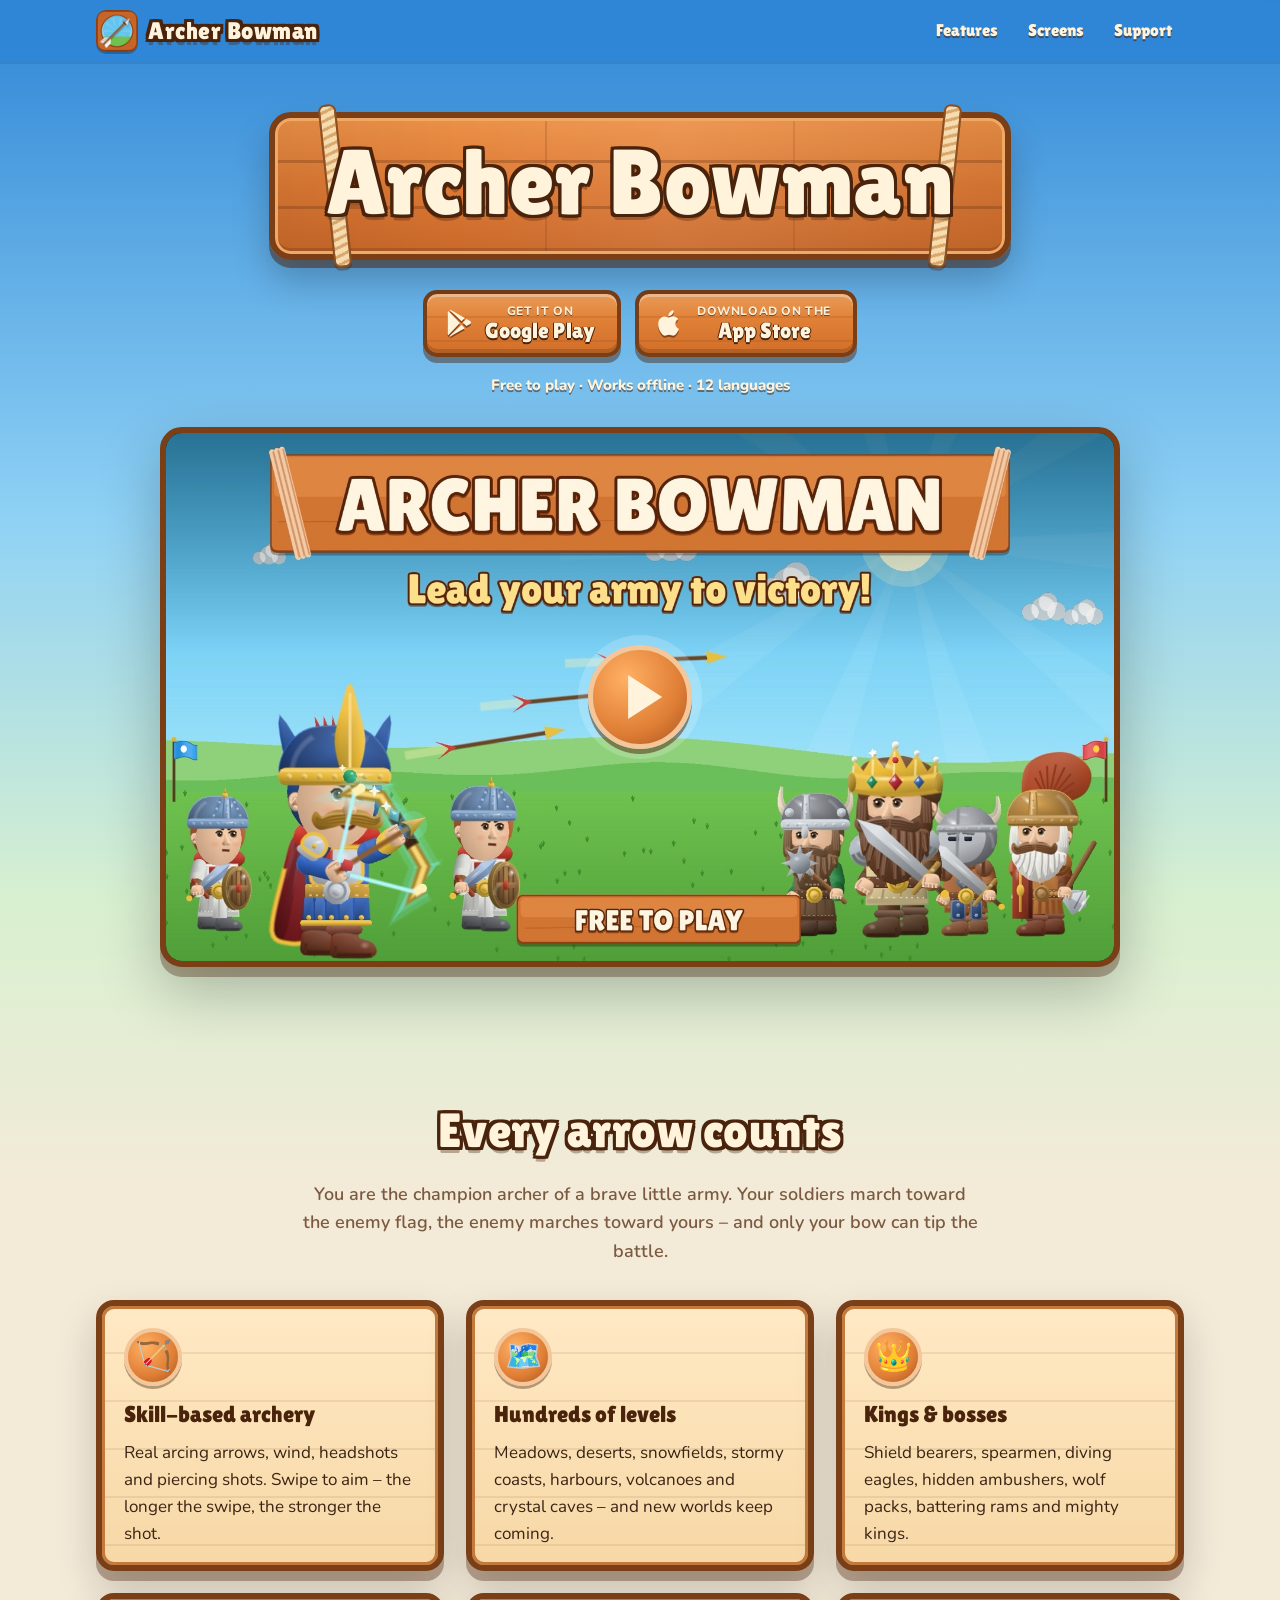
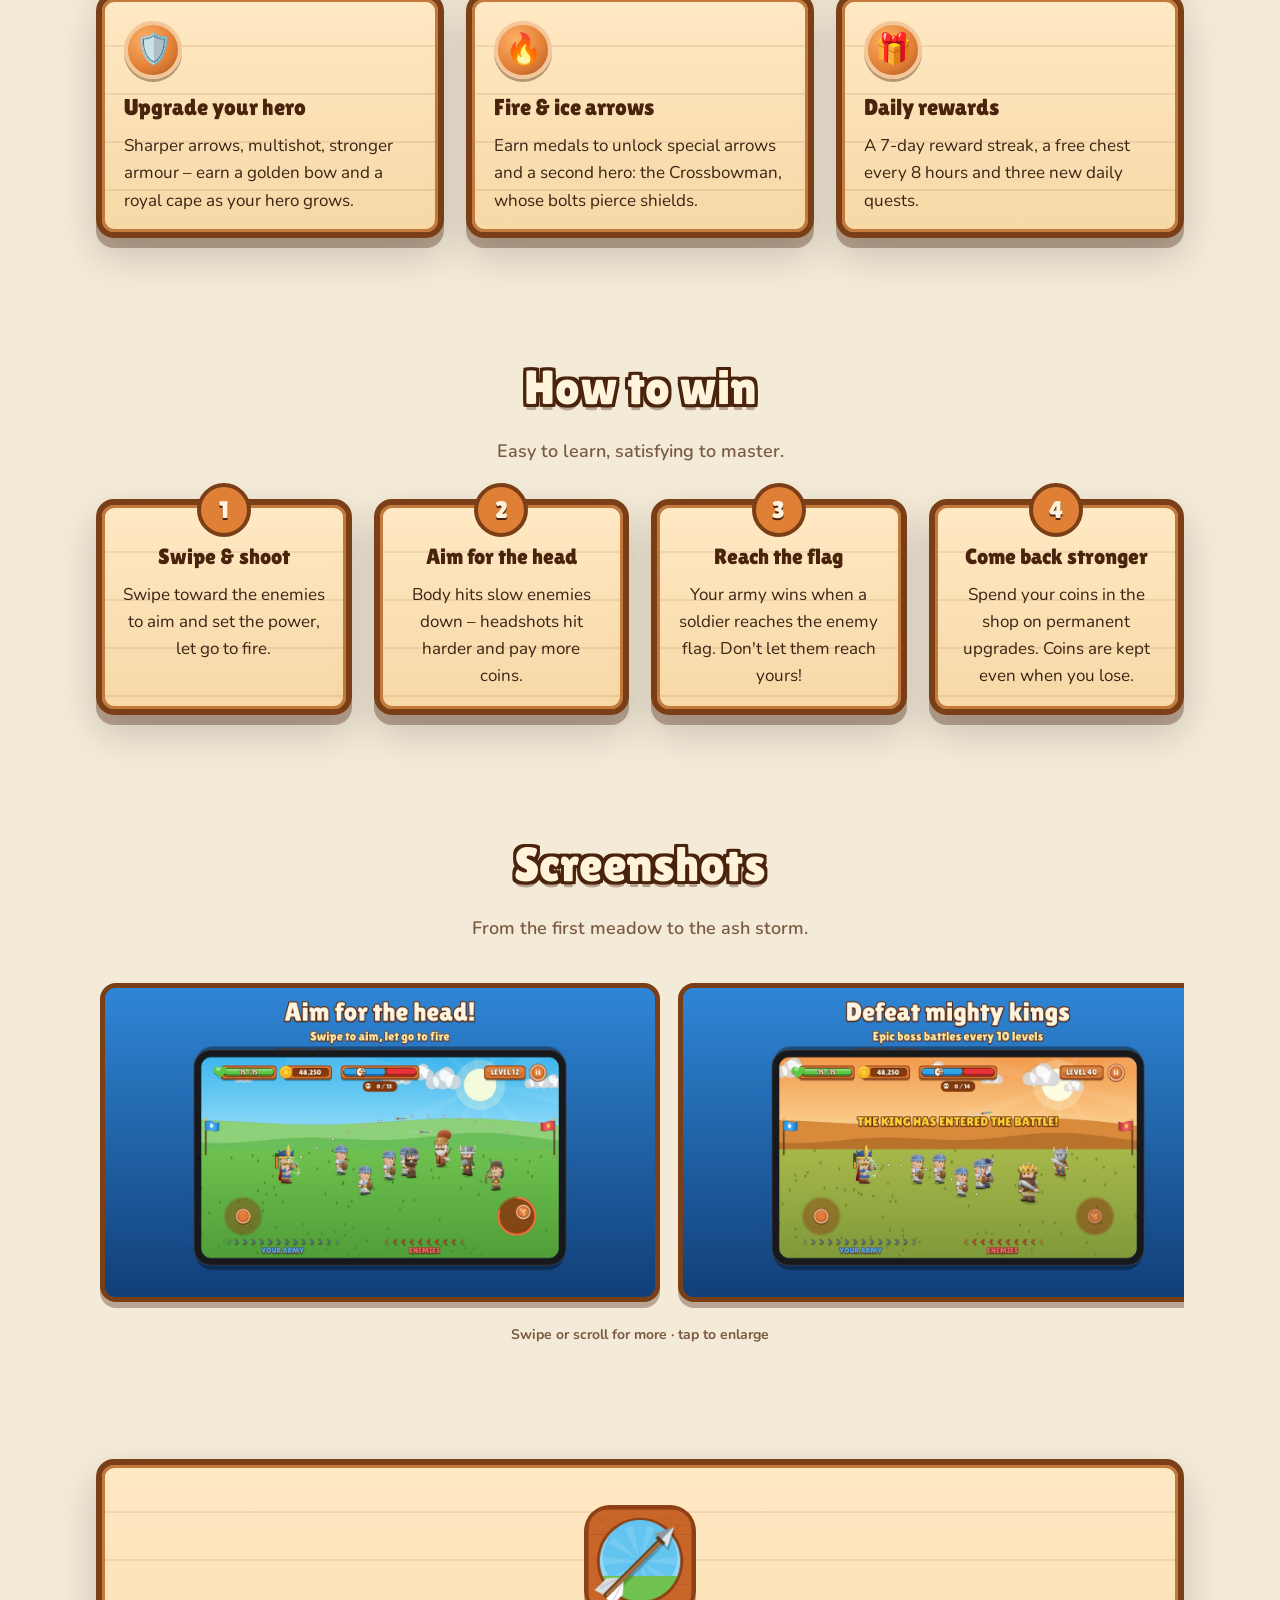
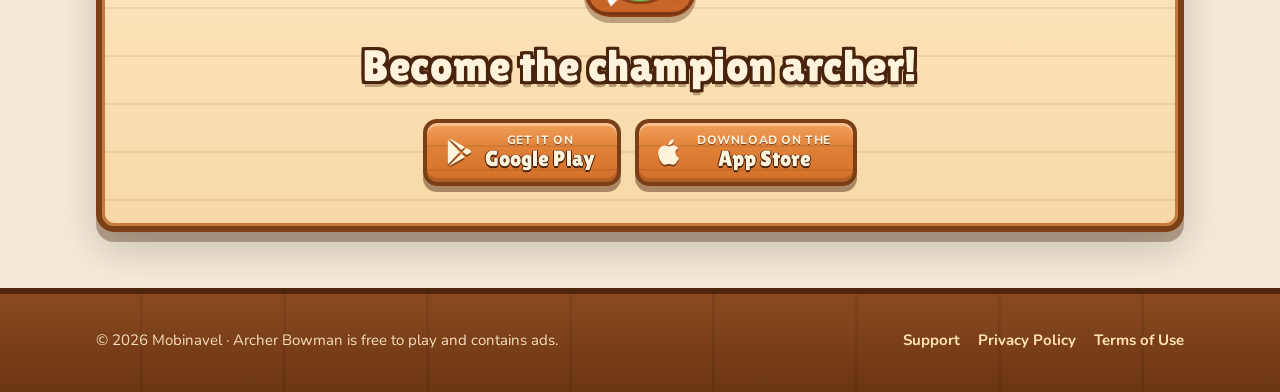
<file: index.html>
<!doctype html>
<html lang="en">
<head>
  <meta charset="utf-8">
  <meta name="viewport" content="width=device-width, initial-scale=1">
  <title>Archer Bowman – Bow &amp; Arrow Battle Game</title>
  <meta name="description" content="Archer Bowman is a free archery battle game for Android and iPhone. Swipe to aim, go for headshots, beat kings and bosses, upgrade your hero and lead your little army to the enemy flag.">
  <link rel="canonical" href="https://osmanraifgunes.github.io/archer-bowman-home/">
  <meta name="theme-color" content="#2f86d6">

  <meta property="og:type" content="website">
  <meta property="og:title" content="Archer Bowman – Bow &amp; Arrow Battle Game">
  <meta property="og:description" content="Swipe to aim, aim for the head and lead your army to victory. Free on Google Play and the App Store.">
  <meta property="og:image" content="https://osmanraifgunes.github.io/archer-bowman-home/assets/img/og-image.jpg">
  <meta property="og:url" content="https://osmanraifgunes.github.io/archer-bowman-home/">
  <meta name="twitter:card" content="summary_large_image">
  <meta name="apple-itunes-app" content="app-id=6823563815">

  <link rel="icon" type="image/png" sizes="32x32" href="assets/img/favicon-32.png">
  <link rel="icon" type="image/png" sizes="192x192" href="assets/img/icon-192.png">
  <link rel="apple-touch-icon" href="assets/img/apple-touch-icon.png">

  <link rel="preconnect" href="https://fonts.googleapis.com">
  <link rel="preconnect" href="https://fonts.gstatic.com" crossorigin>
  <link href="https://fonts.googleapis.com/css2?family=Lilita+One&family=Nunito:wght@600;700;800&display=swap" rel="stylesheet">
  <link rel="stylesheet" href="assets/css/style.css">

  <script type="application/ld+json">
  {
    "@context": "https://schema.org",
    "@type": "MobileApplication",
    "name": "Archer Bowman: Bow & Arrow",
    "operatingSystem": "Android, iOS",
    "applicationCategory": "GameApplication",
    "genre": "Action",
    "image": "https://osmanraifgunes.github.io/archer-bowman-home/assets/img/icon-512.png",
    "offers": { "@type": "Offer", "price": "0", "priceCurrency": "USD" },
    "publisher": { "@type": "Organization", "name": "Mobinavel" },
    "sameAs": [
      "https://play.google.com/store/apps/details?id=com.mobinavel.archerbowman",
      "https://apps.apple.com/us/app/archer-bowman-bow-arrow/id6823563815"
    ]
  }
  </script>
</head>
<body>

<header class="site-header">
  <div class="wrap">
    <a class="brand" href="./"><img src="assets/img/icon-192.png" alt="" width="42" height="42"><span class="toon">Archer Bowman</span></a>
    <nav class="site-nav" aria-label="Main">
      <a href="#features">Features</a>
      <a href="#screens">Screens</a>
      <a href="support.html">Support</a>
    </nav>
  </div>
</header>

<main>
  <section class="hero">
    <div class="wrap">
      <h1 class="toon">Archer Bowman</h1>
      <div class="stores">
        <a class="btn plank" href="https://play.google.com/store/apps/details?id=com.mobinavel.archerbowman" rel="noopener">
          <svg viewBox="0 0 24 24" aria-hidden="true"><path fill="#fff3dc" d="M4.2 2.3c-.3.3-.4.7-.4 1.2v17c0 .5.1.9.4 1.2l9.3-9.7L4.2 2.3Zm10.6 11.1 2.6 2.7-11.1 6.3c-.4.2-.8.3-1.1.2l9.6-9.2Zm0-2.8L5.2 1.4c.3-.1.7 0 1.1.2l11.1 6.3-2.6 2.7Zm3.9-1.9 3 1.7c.9.5.9 1.8 0 2.3l-3 1.7-2.9-2.9 2.9-2.8Z"/></svg>
          <span><small>Get it on</small><b>Google Play</b></span>
        </a>
        <a class="btn plank" href="https://apps.apple.com/us/app/archer-bowman-bow-arrow/id6823563815" rel="noopener">
          <svg viewBox="0 0 24 24" aria-hidden="true"><path fill="#fff3dc" d="M16.4 12.6c0-2.6 2.1-3.8 2.2-3.9-1.2-1.8-3.1-2-3.7-2-1.6-.2-3.1.9-3.9.9-.8 0-2-.9-3.4-.9-1.7 0-3.3 1-4.2 2.6-1.8 3.1-.5 7.7 1.3 10.2.9 1.2 1.9 2.6 3.2 2.6 1.3-.1 1.8-.8 3.3-.8 1.6 0 2 .8 3.4.8 1.4 0 2.3-1.3 3.1-2.5 1-1.4 1.4-2.8 1.4-2.9 0 0-2.7-1-2.7-4.1ZM13.9 5c.7-.9 1.2-2 1-3.2-1 0-2.3.7-3 1.6-.7.8-1.3 2-1.1 3.1 1.1.1 2.3-.6 3.1-1.5Z"/></svg>
          <span><small>Download on the</small><b>App Store</b></span>
        </a>
      </div>
      <p class="free-note">Free to play · Works offline · 12 languages</p>
      <div class="hero-art video" id="video-box">
        <button type="button" aria-label="Play the Archer Bowman trailer">
          <img src="assets/img/hero.jpg" width="1600" height="900" alt="Archer Bowman: the champion archer, his soldiers and the enemy king on a green battlefield">
          <span class="play" aria-hidden="true"></span>
        </button>
      </div>
    </div>
  </section>

  <section id="features">
    <div class="wrap">
      <h2 class="section-title toon">Every arrow counts</h2>
      <p class="section-lead">You are the champion archer of a brave little army. Your soldiers march toward the enemy flag, the enemy marches toward yours – and only your bow can tip the battle.</p>
      <div class="features">
        <article class="feature board">
          <div class="ico" aria-hidden="true">🏹</div>
          <h3>Skill-based archery</h3>
          <p>Real arcing arrows, wind, headshots and piercing shots. Swipe to aim – the longer the swipe, the stronger the shot.</p>
        </article>
        <article class="feature board">
          <div class="ico" aria-hidden="true">🗺️</div>
          <h3>Hundreds of levels</h3>
          <p>Meadows, deserts, snowfields, stormy coasts, harbours, volcanoes and crystal caves – and new worlds keep coming.</p>
        </article>
        <article class="feature board">
          <div class="ico" aria-hidden="true">👑</div>
          <h3>Kings &amp; bosses</h3>
          <p>Shield bearers, spearmen, diving eagles, hidden ambushers, wolf packs, battering rams and mighty kings.</p>
        </article>
        <article class="feature board">
          <div class="ico" aria-hidden="true">🛡️</div>
          <h3>Upgrade your hero</h3>
          <p>Sharper arrows, multishot, stronger armour – earn a golden bow and a royal cape as your hero grows.</p>
        </article>
        <article class="feature board">
          <div class="ico" aria-hidden="true">🔥</div>
          <h3>Fire &amp; ice arrows</h3>
          <p>Earn medals to unlock special arrows and a second hero: the Crossbowman, whose bolts pierce shields.</p>
        </article>
        <article class="feature board">
          <div class="ico" aria-hidden="true">🎁</div>
          <h3>Daily rewards</h3>
          <p>A 7-day reward streak, a free chest every 8 hours and three new daily quests.</p>
        </article>
      </div>
    </div>
  </section>

  <section id="how">
    <div class="wrap">
      <h2 class="section-title toon">How to win</h2>
      <p class="section-lead">Easy to learn, satisfying to master.</p>
      <div class="steps">
        <div class="step board"><h3>Swipe &amp; shoot</h3><p>Swipe toward the enemies to aim and set the power, let go to fire.</p></div>
        <div class="step board"><h3>Aim for the head</h3><p>Body hits slow enemies down – headshots hit harder and pay more coins.</p></div>
        <div class="step board"><h3>Reach the flag</h3><p>Your army wins when a soldier reaches the enemy flag. Don't let them reach yours!</p></div>
        <div class="step board"><h3>Come back stronger</h3><p>Spend your coins in the shop on permanent upgrades. Coins are kept even when you lose.</p></div>
      </div>
    </div>
  </section>

  <section id="screens">
    <div class="wrap">
      <h2 class="section-title toon">Screenshots</h2>
      <p class="section-lead">From the first meadow to the ash storm.</p>
      <div class="gallery" id="gallery">
        <button type="button"><img src="assets/img/shots/aim.jpg" width="1280" height="720" loading="lazy" alt="Aim for the head – swipe to aim, let go to fire"></button>
        <button type="button"><img src="assets/img/shots/boss.jpg" width="1280" height="720" loading="lazy" alt="Defeat the king and other bosses"></button>
        <button type="button"><img src="assets/img/shots/worlds.jpg" width="1280" height="720" loading="lazy" alt="Many worlds to conquer"></button>
        <button type="button"><img src="assets/img/shots/enemies.jpg" width="1280" height="720" loading="lazy" alt="Clever enemies"></button>
        <button type="button"><img src="assets/img/shots/shop.jpg" width="1280" height="720" loading="lazy" alt="Upgrade your hero in the shop"></button>
        <button type="button"><img src="assets/img/shots/levels.jpg" width="1280" height="720" loading="lazy" alt="Level select with stars"></button>
        <button type="button"><img src="assets/img/shots/daily.jpg" width="1280" height="720" loading="lazy" alt="Daily rewards and quests"></button>
      </div>
      <p class="gallery-hint">Swipe or scroll for more · tap to enlarge</p>
    </div>
  </section>


  <section>
    <div class="wrap">
      <div class="cta board">
        <img src="assets/img/icon-512.png" width="112" height="112" alt="Archer Bowman app icon">
        <h2 class="toon">Become the champion archer!</h2>
        <div class="stores">
          <a class="btn plank" href="https://play.google.com/store/apps/details?id=com.mobinavel.archerbowman" rel="noopener">
            <svg viewBox="0 0 24 24" aria-hidden="true"><path fill="#fff3dc" d="M4.2 2.3c-.3.3-.4.7-.4 1.2v17c0 .5.1.9.4 1.2l9.3-9.7L4.2 2.3Zm10.6 11.1 2.6 2.7-11.1 6.3c-.4.2-.8.3-1.1.2l9.6-9.2Zm0-2.8L5.2 1.4c.3-.1.7 0 1.1.2l11.1 6.3-2.6 2.7Zm3.9-1.9 3 1.7c.9.5.9 1.8 0 2.3l-3 1.7-2.9-2.9 2.9-2.8Z"/></svg>
            <span><small>Get it on</small><b>Google Play</b></span>
          </a>
          <a class="btn plank" href="https://apps.apple.com/us/app/archer-bowman-bow-arrow/id6823563815" rel="noopener">
            <svg viewBox="0 0 24 24" aria-hidden="true"><path fill="#fff3dc" d="M16.4 12.6c0-2.6 2.1-3.8 2.2-3.9-1.2-1.8-3.1-2-3.7-2-1.6-.2-3.1.9-3.9.9-.8 0-2-.9-3.4-.9-1.7 0-3.3 1-4.2 2.6-1.8 3.1-.5 7.7 1.3 10.2.9 1.2 1.9 2.6 3.2 2.6 1.3-.1 1.8-.8 3.3-.8 1.6 0 2 .8 3.4.8 1.4 0 2.3-1.3 3.1-2.5 1-1.4 1.4-2.8 1.4-2.9 0 0-2.7-1-2.7-4.1ZM13.9 5c.7-.9 1.2-2 1-3.2-1 0-2.3.7-3 1.6-.7.8-1.3 2-1.1 3.1 1.1.1 2.3-.6 3.1-1.5Z"/></svg>
            <span><small>Download on the</small><b>App Store</b></span>
          </a>
        </div>
      </div>
    </div>
  </section>
</main>

<footer class="site-footer">
  <div class="wrap">
    <span>© 2026 Mobinavel · Archer Bowman is free to play and contains ads.</span>
    <nav aria-label="Footer">
      <a href="support.html">Support</a>
      <a href="privacy.html">Privacy Policy</a>
      <a href="terms.html">Terms of Use</a>
    </nav>
  </div>
</footer>

<div class="lightbox" id="lightbox" role="dialog" aria-modal="true" aria-label="Screenshot">
  <button type="button" aria-label="Close">×</button>
  <img alt="">
</div>

<script>
  // Lightbox for the screenshot gallery
  (function () {
    var box = document.getElementById('lightbox');
    var big = box.querySelector('img');
    var close = box.querySelector('button');
    document.querySelectorAll('#gallery button').forEach(function (b) {
      b.addEventListener('click', function () {
        var img = b.querySelector('img');
        big.src = img.src; big.alt = img.alt;
        box.classList.add('open'); close.focus();
      });
    });
    function hide() { box.classList.remove('open'); }
    close.addEventListener('click', hide);
    box.addEventListener('click', function (e) { if (e.target === box) hide(); });
    document.addEventListener('keydown', function (e) { if (e.key === 'Escape') hide(); });
  })();

  // Load the YouTube player only when asked (no third-party requests before that)
  (function () {
    var holder = document.getElementById('video-box');
    holder.querySelector('button').addEventListener('click', function () {
      holder.innerHTML = '<iframe src="https://www.youtube-nocookie.com/embed/6EgOxRG_Nls?autoplay=1&rel=0" title="Archer Bowman trailer" allow="autoplay; encrypted-media; picture-in-picture" allowfullscreen></iframe>';
    });
  })();
</script>
</body>
</html>
</file>
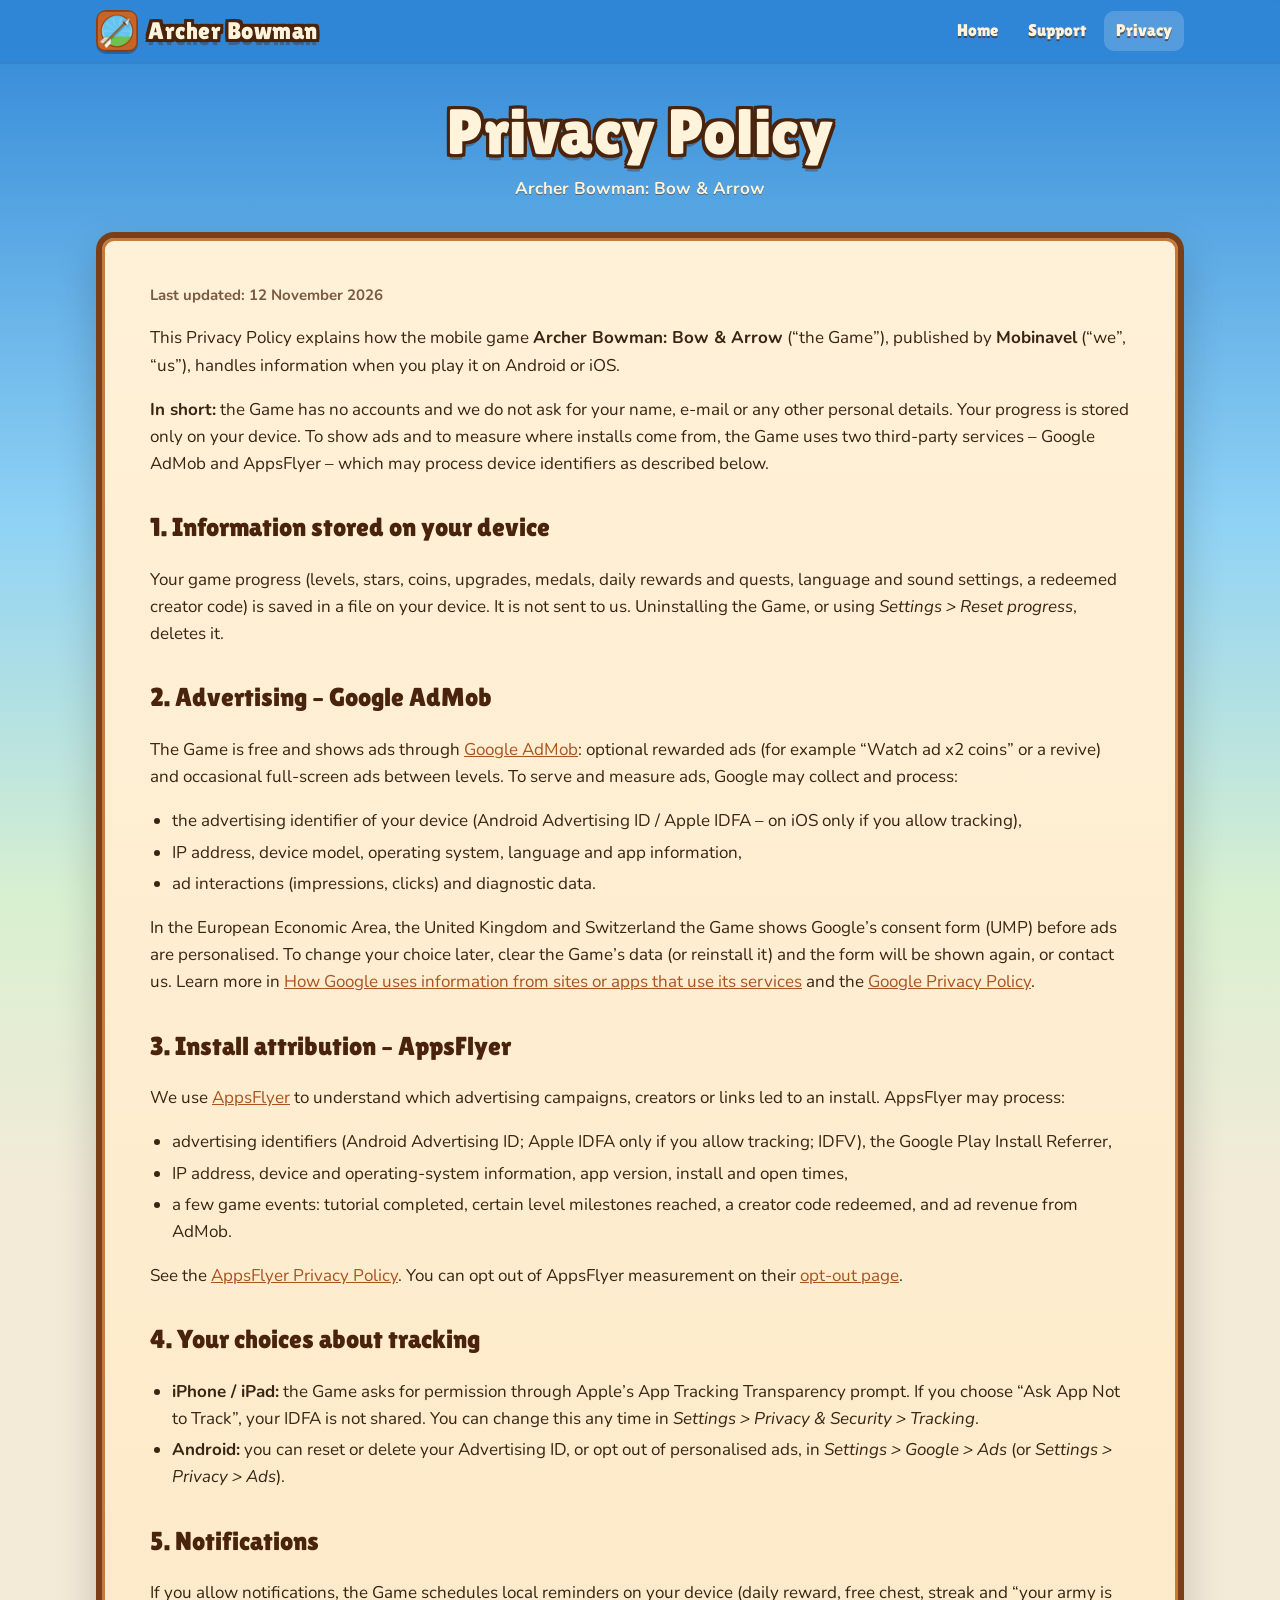
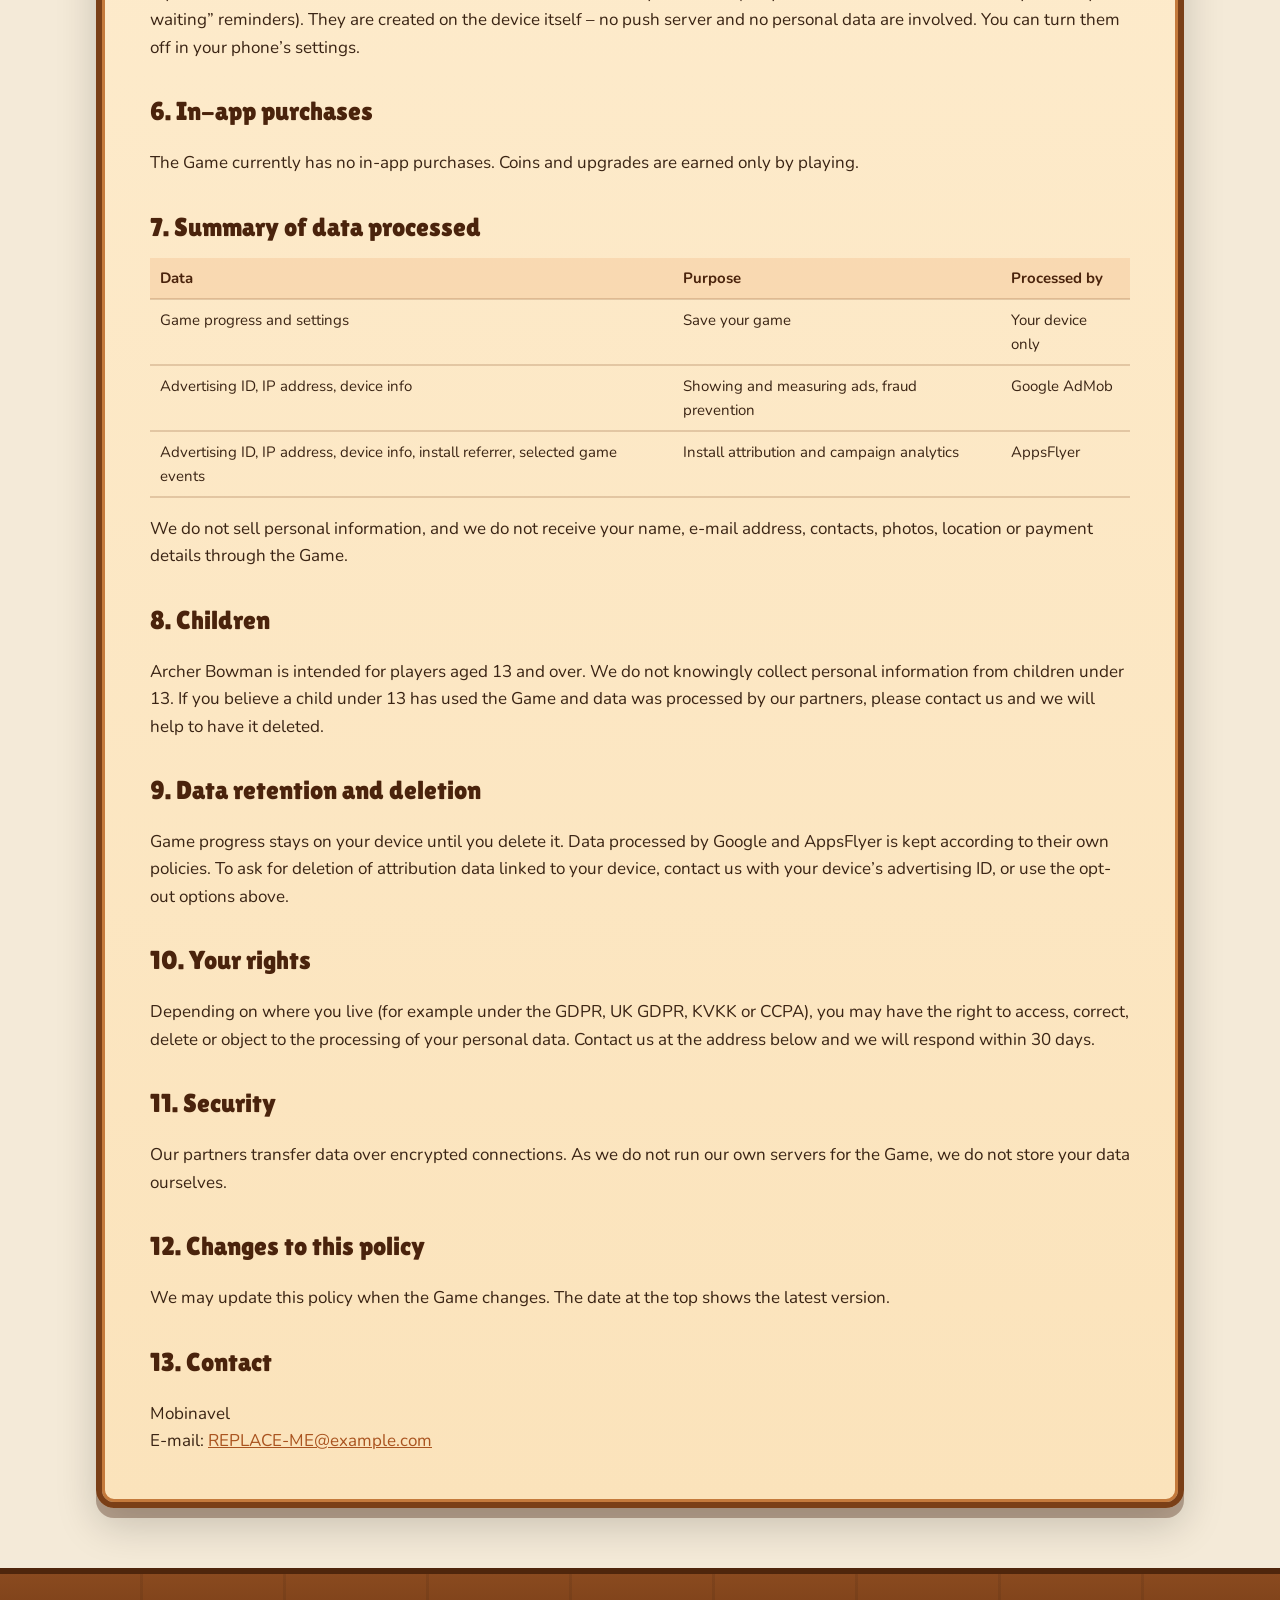
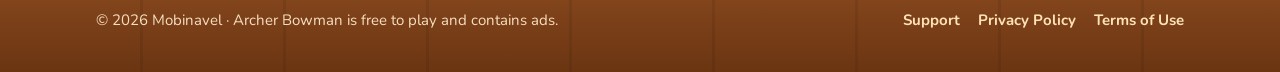
<file: privacy.html>
<!doctype html>
<html lang="en">
<head>
  <meta charset="utf-8">
  <meta name="viewport" content="width=device-width, initial-scale=1">
  <title>Privacy Policy – Archer Bowman</title>
  <meta name="description" content="Privacy Policy of the Archer Bowman mobile game: what data is processed, by whom, and your choices.">
  <link rel="canonical" href="https://osmanraifgunes.github.io/archer-bowman-home/privacy.html">
  <meta name="theme-color" content="#2f86d6">
  <link rel="icon" type="image/png" sizes="32x32" href="assets/img/favicon-32.png">
  <link rel="apple-touch-icon" href="assets/img/apple-touch-icon.png">
  <link rel="preconnect" href="https://fonts.googleapis.com">
  <link rel="preconnect" href="https://fonts.gstatic.com" crossorigin>
  <link href="https://fonts.googleapis.com/css2?family=Lilita+One&family=Nunito:wght@600;700;800&display=swap" rel="stylesheet">
  <link rel="stylesheet" href="assets/css/style.css">
</head>
<body>

<header class="site-header">
  <div class="wrap">
    <a class="brand" href="./"><img src="assets/img/icon-192.png" alt="" width="42" height="42"><span class="toon">Archer Bowman</span></a>
    <nav class="site-nav" aria-label="Main">
      <a href="./">Home</a>
      <a href="support.html">Support</a>
      <a href="privacy.html" aria-current="page">Privacy</a>
    </nav>
  </div>
</header>

<main>
  <div class="page-hero wrap">
    <h1 class="toon">Privacy Policy</h1>
    <p>Archer Bowman: Bow &amp; Arrow</p>
  </div>
  <div class="wrap">
    <article class="doc board">
      <p class="meta">Last updated: 12 November 2026</p>
      <p>This Privacy Policy explains how the mobile game <strong>Archer Bowman: Bow &amp; Arrow</strong> (“the Game”), published by <strong>Mobinavel</strong> (“we”, “us”), handles information when you play it on Android or iOS.</p>
      <p><strong>In short:</strong> the Game has no accounts and we do not ask for your name, e-mail or any other personal details. Your progress is stored only on your device. To show ads and to measure where installs come from, the Game uses two third-party services – Google AdMob and AppsFlyer – which may process device identifiers as described below.</p>

      <h2 id="1">1. Information stored on your device</h2>
      <p>Your game progress (levels, stars, coins, upgrades, medals, daily rewards and quests, language and sound settings, a redeemed creator code) is saved in a file on your device. It is not sent to us. Uninstalling the Game, or using <em>Settings &gt; Reset progress</em>, deletes it.</p>

      <h2 id="2">2. Advertising – Google AdMob</h2>
      <p>The Game is free and shows ads through <a href="https://admob.google.com/" rel="noopener">Google AdMob</a>: optional rewarded ads (for example “Watch ad x2 coins” or a revive) and occasional full-screen ads between levels. To serve and measure ads, Google may collect and process:</p>
      <ul>
        <li>the advertising identifier of your device (Android Advertising ID / Apple IDFA – on iOS only if you allow tracking),</li>
        <li>IP address, device model, operating system, language and app information,</li>
        <li>ad interactions (impressions, clicks) and diagnostic data.</li>
      </ul>
      <p>In the European Economic Area, the United Kingdom and Switzerland the Game shows Google’s consent form (UMP) before ads are personalised. To change your choice later, clear the Game’s data (or reinstall it) and the form will be shown again, or contact us. Learn more in <a href="https://policies.google.com/technologies/partner-sites" rel="noopener">How Google uses information from sites or apps that use its services</a> and the <a href="https://policies.google.com/privacy" rel="noopener">Google Privacy Policy</a>.</p>

      <h2 id="3">3. Install attribution – AppsFlyer</h2>
      <p>We use <a href="https://www.appsflyer.com/" rel="noopener">AppsFlyer</a> to understand which advertising campaigns, creators or links led to an install. AppsFlyer may process:</p>
      <ul>
        <li>advertising identifiers (Android Advertising ID; Apple IDFA only if you allow tracking; IDFV), the Google Play Install Referrer,</li>
        <li>IP address, device and operating-system information, app version, install and open times,</li>
        <li>a few game events: tutorial completed, certain level milestones reached, a creator code redeemed, and ad revenue from AdMob.</li>
      </ul>
      <p>See the <a href="https://www.appsflyer.com/legal/privacy-policy/" rel="noopener">AppsFlyer Privacy Policy</a>. You can opt out of AppsFlyer measurement on their <a href="https://www.appsflyer.com/optout" rel="noopener">opt-out page</a>.</p>

      <h2 id="4">4. Your choices about tracking</h2>
      <ul>
        <li><strong>iPhone / iPad:</strong> the Game asks for permission through Apple’s App Tracking Transparency prompt. If you choose “Ask App Not to Track”, your IDFA is not shared. You can change this any time in <em>Settings &gt; Privacy &amp; Security &gt; Tracking</em>.</li>
        <li><strong>Android:</strong> you can reset or delete your Advertising ID, or opt out of personalised ads, in <em>Settings &gt; Google &gt; Ads</em> (or <em>Settings &gt; Privacy &gt; Ads</em>).</li>
      </ul>

      <h2 id="5">5. Notifications</h2>
      <p>If you allow notifications, the Game schedules local reminders on your device (daily reward, free chest, streak and “your army is waiting” reminders). They are created on the device itself – no push server and no personal data are involved. You can turn them off in your phone’s settings.</p>

      <h2 id="6">6. In-app purchases</h2>
      <p>The Game currently has no in-app purchases. Coins and upgrades are earned only by playing.</p>

      <h2 id="7">7. Summary of data processed</h2>
      <table>
        <thead><tr><th>Data</th><th>Purpose</th><th>Processed by</th></tr></thead>
        <tbody>
          <tr><td>Game progress and settings</td><td>Save your game</td><td>Your device only</td></tr>
          <tr><td>Advertising ID, IP address, device info</td><td>Showing and measuring ads, fraud prevention</td><td>Google AdMob</td></tr>
          <tr><td>Advertising ID, IP address, device info, install referrer, selected game events</td><td>Install attribution and campaign analytics</td><td>AppsFlyer</td></tr>
        </tbody>
      </table>
      <p>We do not sell personal information, and we do not receive your name, e-mail address, contacts, photos, location or payment details through the Game.</p>

      <h2 id="8">8. Children</h2>
      <p>Archer Bowman is intended for players aged 13 and over. We do not knowingly collect personal information from children under 13. If you believe a child under 13 has used the Game and data was processed by our partners, please contact us and we will help to have it deleted.</p>

      <h2 id="9">9. Data retention and deletion</h2>
      <p>Game progress stays on your device until you delete it. Data processed by Google and AppsFlyer is kept according to their own policies. To ask for deletion of attribution data linked to your device, contact us with your device’s advertising ID, or use the opt-out options above.</p>

      <h2 id="10">10. Your rights</h2>
      <p>Depending on where you live (for example under the GDPR, UK GDPR, KVKK or CCPA), you may have the right to access, correct, delete or object to the processing of your personal data. Contact us at the address below and we will respond within 30 days.</p>

      <h2 id="11">11. Security</h2>
      <p>Our partners transfer data over encrypted connections. As we do not run our own servers for the Game, we do not store your data ourselves.</p>

      <h2 id="12">12. Changes to this policy</h2>
      <p>We may update this policy when the Game changes. The date at the top shows the latest version.</p>

      <h2 id="13">13. Contact</h2>
      <p>Mobinavel<br>E-mail: <a href="mailto:REPLACE-ME@example.com">REPLACE-ME@example.com</a></p>
    </article>
  </div>
</main>

<footer class="site-footer">
  <div class="wrap">
    <span>© 2026 Mobinavel · Archer Bowman is free to play and contains ads.</span>
    <nav aria-label="Footer">
      <a href="support.html">Support</a>
      <a href="privacy.html">Privacy Policy</a>
      <a href="terms.html">Terms of Use</a>
    </nav>
  </div>
</footer>
</body>
</html>
</file>
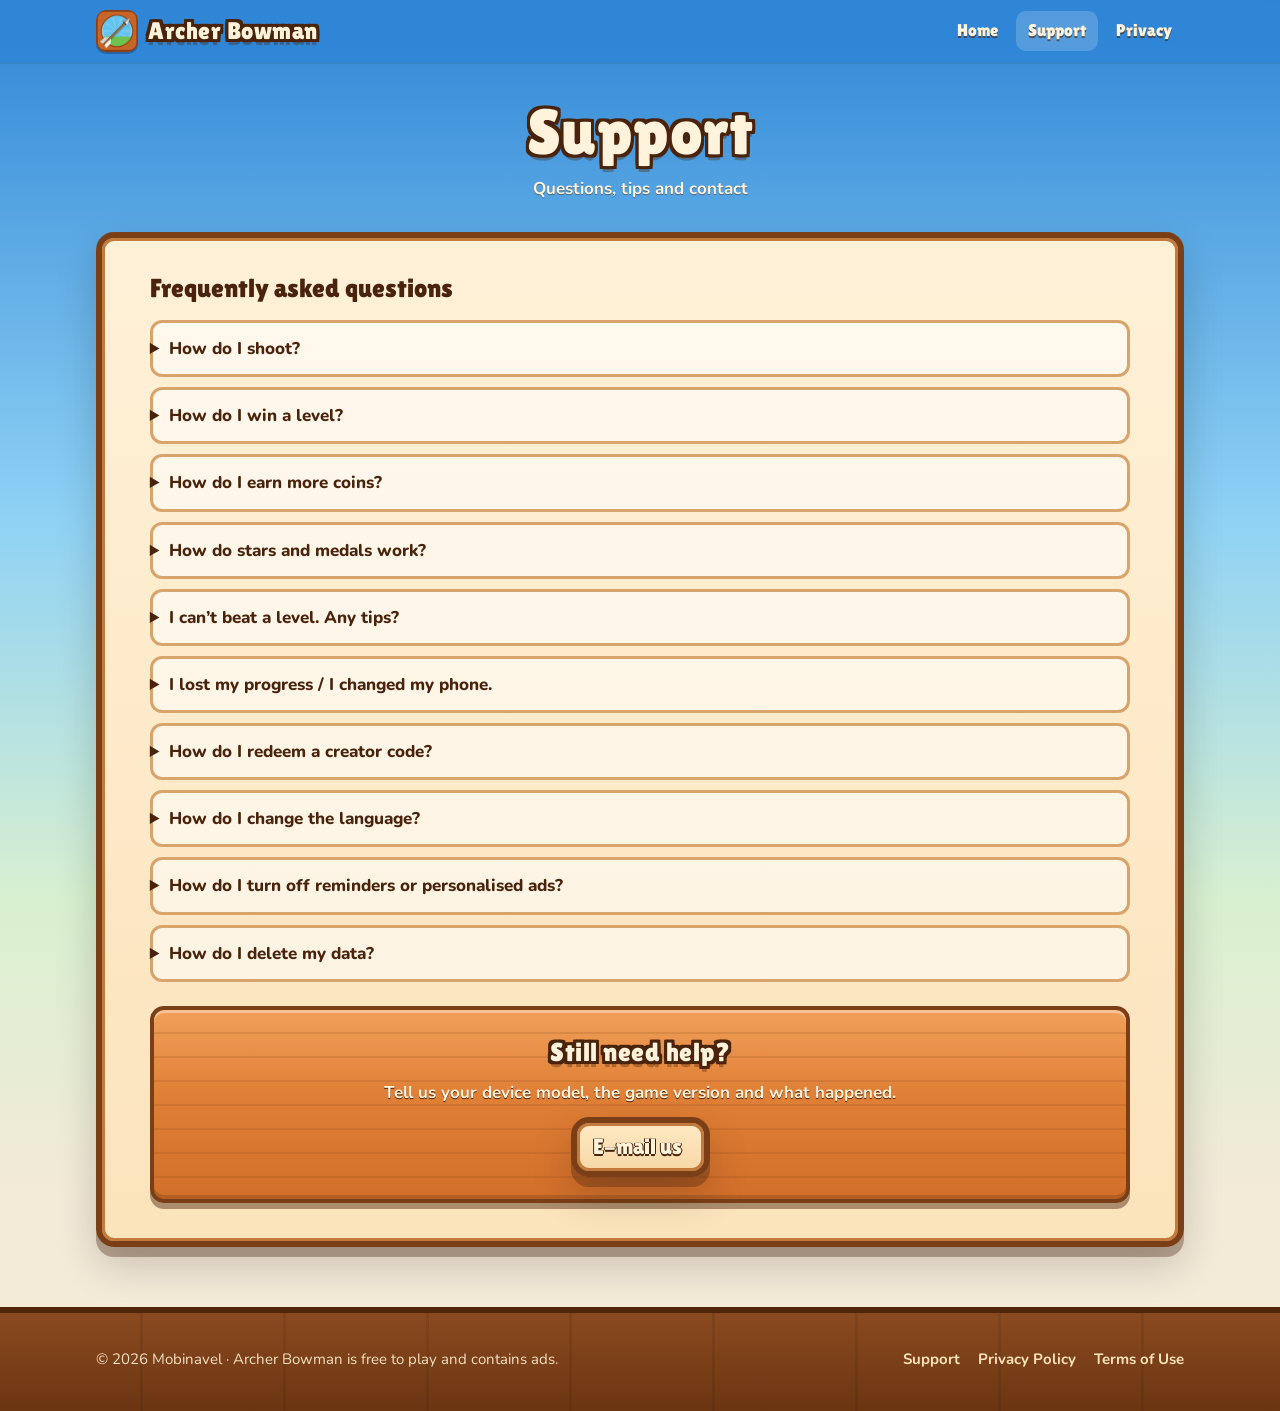
<file: support.html>
<!doctype html>
<html lang="en">
<head>
  <meta charset="utf-8">
  <meta name="viewport" content="width=device-width, initial-scale=1">
  <title>Support – Archer Bowman</title>
  <meta name="description" content="Help and frequently asked questions for the Archer Bowman mobile game, and how to contact us.">
  <link rel="canonical" href="https://osmanraifgunes.github.io/archer-bowman-home/support.html">
  <meta name="theme-color" content="#2f86d6">
  <link rel="icon" type="image/png" sizes="32x32" href="assets/img/favicon-32.png">
  <link rel="apple-touch-icon" href="assets/img/apple-touch-icon.png">
  <link rel="preconnect" href="https://fonts.googleapis.com">
  <link rel="preconnect" href="https://fonts.gstatic.com" crossorigin>
  <link href="https://fonts.googleapis.com/css2?family=Lilita+One&family=Nunito:wght@600;700;800&display=swap" rel="stylesheet">
  <link rel="stylesheet" href="assets/css/style.css">
</head>
<body>

<header class="site-header">
  <div class="wrap">
    <a class="brand" href="./"><img src="assets/img/icon-192.png" alt="" width="42" height="42"><span class="toon">Archer Bowman</span></a>
    <nav class="site-nav" aria-label="Main">
      <a href="./">Home</a>
      <a href="support.html" aria-current="page">Support</a>
      <a href="privacy.html">Privacy</a>
    </nav>
  </div>
</header>

<main>
  <div class="page-hero wrap">
    <h1 class="toon">Support</h1>
    <p>Questions, tips and contact</p>
  </div>
  <div class="wrap">
    <article class="doc board">
      <h2>Frequently asked questions</h2>

      <details class="faq"><summary>How do I shoot?</summary>
        <p>On a phone, put your finger down anywhere on the right side of the screen and swipe toward the enemies: the direction sets the angle and the length of the swipe sets the power. Let go to fire. The dots in front of your hero show where the arrow will fly. On the left side, a joystick moves your hero.</p></details>

      <details class="faq"><summary>How do I win a level?</summary>
        <p>Your soldiers win when one of them reaches the enemy flag; you lose when an enemy reaches yours. Shoot the enemies before they can push through – a level can’t be won without your arrows.</p></details>

      <details class="faq"><summary>How do I earn more coins?</summary>
        <p>Every enemy you shoot down gives coins, and headshots pay more. Daily rewards, the free chest (every 8 hours) and daily quests give extra coins. After a win you can watch an optional ad to double the coins. Coins are kept even if you lose a level.</p></details>

      <details class="faq"><summary>How do stars and medals work?</summary>
        <p>3 stars: win with your hero alive and at least 60% health · 2 stars: win with your hero alive · 1 star: win after your hero fell. Every 3-star level gives a medal, and beating a King or a special boss gives 3. Medals unlock fire and ice arrows and new heroes.</p></details>

      <details class="faq"><summary>I can’t beat a level. Any tips?</summary>
        <p>Aim for the head – headshots deal much more damage. Shoot enemy archers and healers first. Upgrade in the shop (Sharp Arrows and Quick Draw help the most early on), and replay earlier levels for coins and stars.</p></details>

      <details class="faq"><summary>I lost my progress / I changed my phone.</summary>
        <p>Your progress is saved only on your device, so it is removed when the Game is uninstalled or the app data is cleared, and it does not move to a new phone. We are sorry – we can’t restore it from our side.</p></details>

      <details class="faq"><summary>How do I redeem a creator code?</summary>
        <p>Open <em>Settings &gt; Creator code</em> on the main menu and type the code. Each player can redeem one code, once.</p></details>

      <details class="faq"><summary>How do I change the language?</summary>
        <p>Open <em>Settings</em> and tap the language row. The Game supports English, 中文, हिन्दी, Español, Français, العربية, বাংলা, Português, Русский, اردو, Deutsch and Türkçe.</p></details>

      <details class="faq"><summary>How do I turn off reminders or personalised ads?</summary>
        <p>Reminders can be turned off in your phone’s notification settings for Archer Bowman. For ads and tracking choices, see the <a href="privacy.html#4">Privacy Policy</a>.</p></details>

      <details class="faq"><summary>How do I delete my data?</summary>
        <p>Use <em>Settings &gt; Reset progress</em> or uninstall the Game to delete your saved progress. For data processed by our advertising and attribution partners, see the <a href="privacy.html">Privacy Policy</a> or write to us.</p></details>

      <div class="contact-box plank">
        <p class="toon" style="font-size:26px;margin:0">Still need help?</p>
        <p style="color:var(--cream);font-weight:700;margin:6px 0 0;text-shadow:0 1px 0 var(--ink)">Tell us your device model, the game version and what happened.</p>
        <a class="btn board" style="color:var(--ink)" href="mailto:REPLACE-ME@example.com?subject=Archer%20Bowman%20support"><span><b style="color:var(--cream)">E-mail us</b></span></a>
      </div>
    </article>
  </div>
</main>

<footer class="site-footer">
  <div class="wrap">
    <span>© 2026 Mobinavel · Archer Bowman is free to play and contains ads.</span>
    <nav aria-label="Footer">
      <a href="support.html">Support</a>
      <a href="privacy.html">Privacy Policy</a>
      <a href="terms.html">Terms of Use</a>
    </nav>
  </div>
</footer>
</body>
</html>
</file>
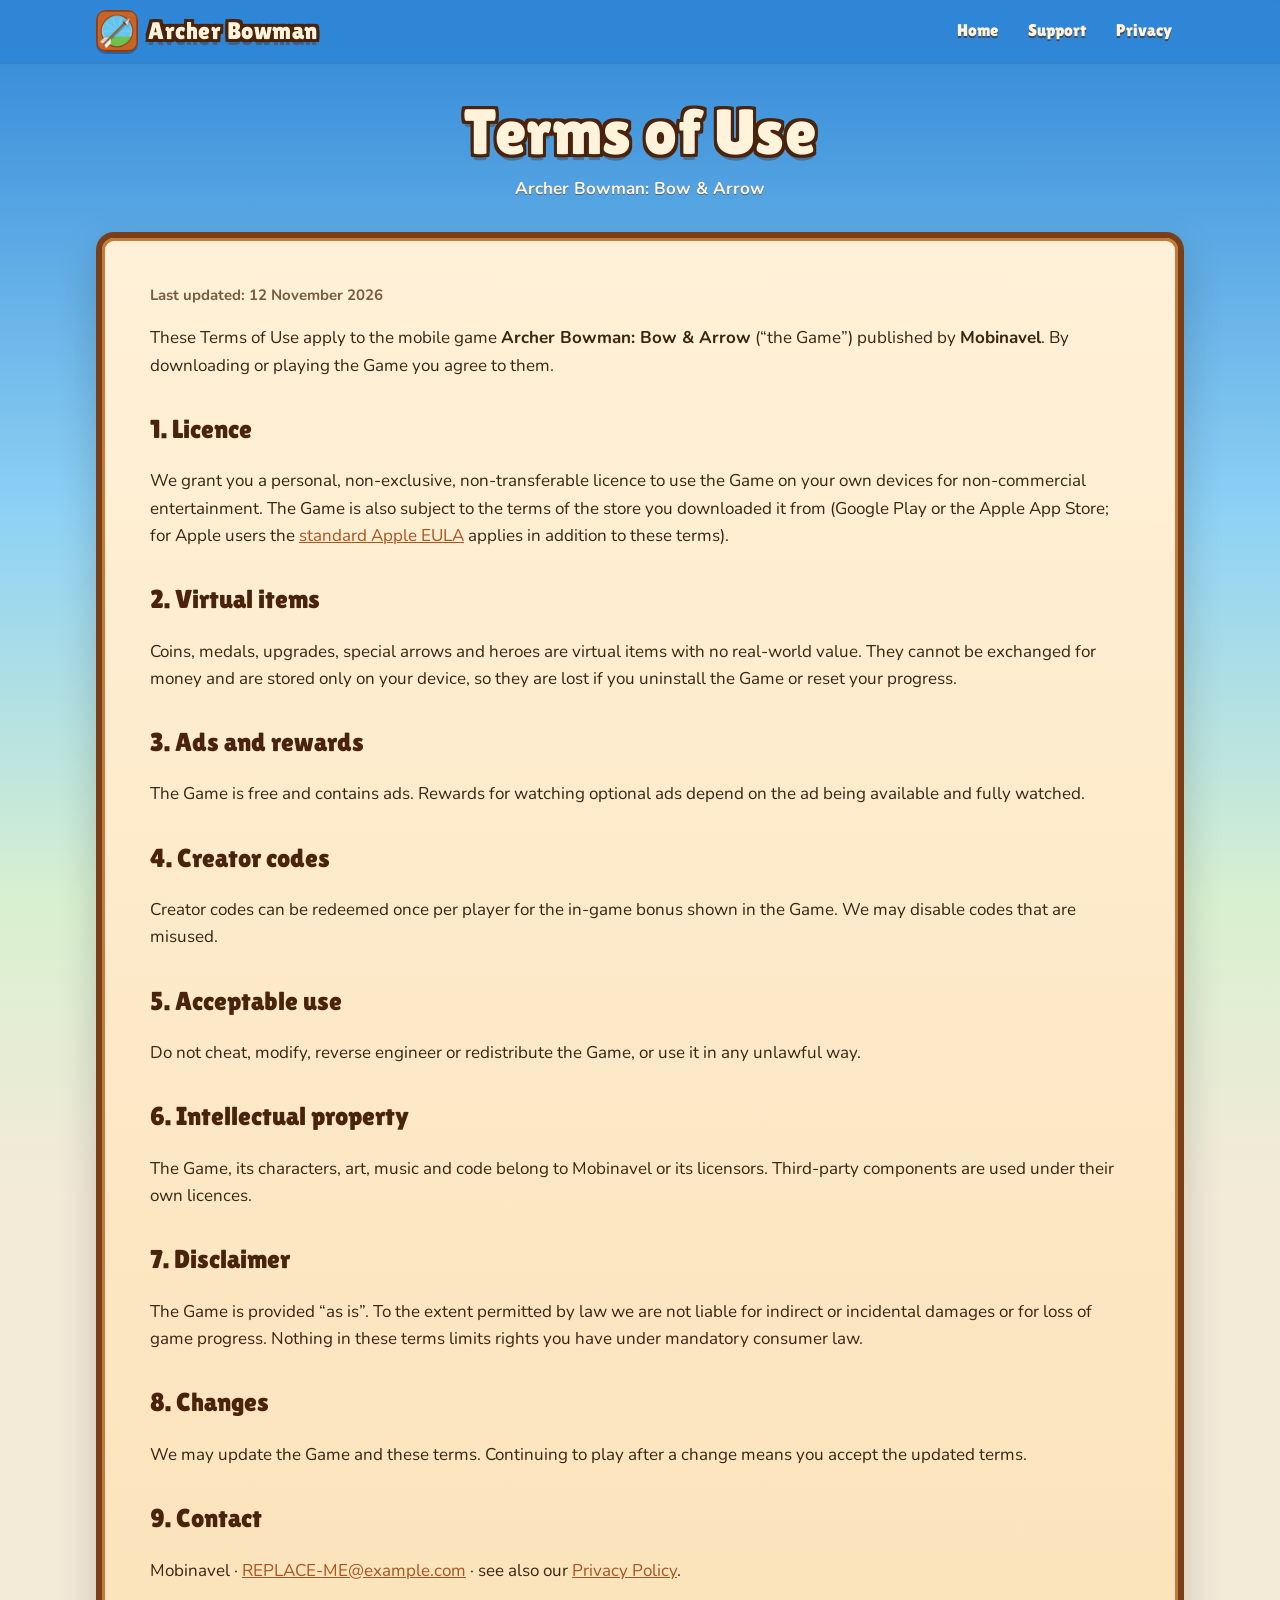
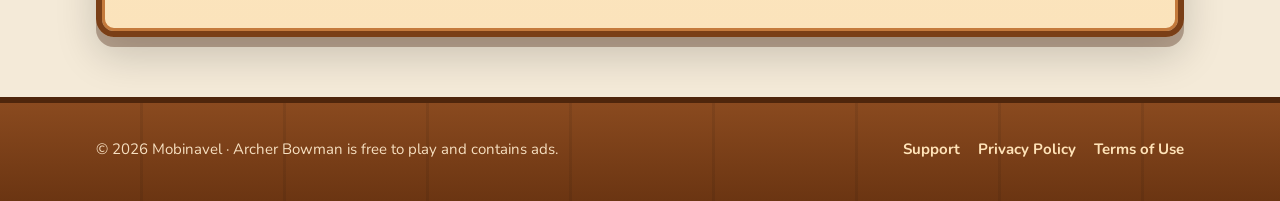
<file: terms.html>
<!doctype html>
<html lang="en">
<head>
  <meta charset="utf-8">
  <meta name="viewport" content="width=device-width, initial-scale=1">
  <title>Terms of Use – Archer Bowman</title>
  <meta name="description" content="Terms of Use of the Archer Bowman mobile game.">
  <link rel="canonical" href="https://osmanraifgunes.github.io/archer-bowman-home/terms.html">
  <meta name="theme-color" content="#2f86d6">
  <link rel="icon" type="image/png" sizes="32x32" href="assets/img/favicon-32.png">
  <link rel="apple-touch-icon" href="assets/img/apple-touch-icon.png">
  <link rel="preconnect" href="https://fonts.googleapis.com">
  <link rel="preconnect" href="https://fonts.gstatic.com" crossorigin>
  <link href="https://fonts.googleapis.com/css2?family=Lilita+One&family=Nunito:wght@600;700;800&display=swap" rel="stylesheet">
  <link rel="stylesheet" href="assets/css/style.css">
</head>
<body>

<header class="site-header">
  <div class="wrap">
    <a class="brand" href="./"><img src="assets/img/icon-192.png" alt="" width="42" height="42"><span class="toon">Archer Bowman</span></a>
    <nav class="site-nav" aria-label="Main">
      <a href="./">Home</a>
      <a href="support.html">Support</a>
      <a href="privacy.html">Privacy</a>
    </nav>
  </div>
</header>

<main>
  <div class="page-hero wrap">
    <h1 class="toon">Terms of Use</h1>
    <p>Archer Bowman: Bow &amp; Arrow</p>
  </div>
  <div class="wrap">
    <article class="doc board">
      <p class="meta">Last updated: 12 November 2026</p>
      <p>These Terms of Use apply to the mobile game <strong>Archer Bowman: Bow &amp; Arrow</strong> (“the Game”) published by <strong>Mobinavel</strong>. By downloading or playing the Game you agree to them.</p>

      <h2>1. Licence</h2>
      <p>We grant you a personal, non-exclusive, non-transferable licence to use the Game on your own devices for non-commercial entertainment. The Game is also subject to the terms of the store you downloaded it from (Google Play or the Apple App Store; for Apple users the <a href="https://www.apple.com/legal/internet-services/itunes/dev/stdeula/" rel="noopener">standard Apple EULA</a> applies in addition to these terms).</p>

      <h2>2. Virtual items</h2>
      <p>Coins, medals, upgrades, special arrows and heroes are virtual items with no real-world value. They cannot be exchanged for money and are stored only on your device, so they are lost if you uninstall the Game or reset your progress.</p>

      <h2>3. Ads and rewards</h2>
      <p>The Game is free and contains ads. Rewards for watching optional ads depend on the ad being available and fully watched.</p>

      <h2>4. Creator codes</h2>
      <p>Creator codes can be redeemed once per player for the in-game bonus shown in the Game. We may disable codes that are misused.</p>

      <h2>5. Acceptable use</h2>
      <p>Do not cheat, modify, reverse engineer or redistribute the Game, or use it in any unlawful way.</p>

      <h2>6. Intellectual property</h2>
      <p>The Game, its characters, art, music and code belong to Mobinavel or its licensors. Third-party components are used under their own licences.</p>

      <h2>7. Disclaimer</h2>
      <p>The Game is provided “as is”. To the extent permitted by law we are not liable for indirect or incidental damages or for loss of game progress. Nothing in these terms limits rights you have under mandatory consumer law.</p>

      <h2>8. Changes</h2>
      <p>We may update the Game and these terms. Continuing to play after a change means you accept the updated terms.</p>

      <h2>9. Contact</h2>
      <p>Mobinavel · <a href="mailto:REPLACE-ME@example.com">REPLACE-ME@example.com</a> · see also our <a href="privacy.html">Privacy Policy</a>.</p>
    </article>
  </div>
</main>

<footer class="site-footer">
  <div class="wrap">
    <span>© 2026 Mobinavel · Archer Bowman is free to play and contains ads.</span>
    <nav aria-label="Footer">
      <a href="support.html">Support</a>
      <a href="privacy.html">Privacy Policy</a>
      <a href="terms.html">Terms of Use</a>
    </nav>
  </div>
</footer>
</body>
</html>
</file>
<file: assets/css/style.css>
/* Archer Bowman — landing page styles (wooden UI kit look) */
:root {
  --sky-top: #2f86d6;
  --sky-bottom: #8fd2f5;
  --grass: #5cb848;
  --grass-dark: #3f8f32;
  --wood: #e07f36;
  --wood-light: #f0a05a;
  --wood-dark: #a9531f;
  --log: #7a3f17;
  --ink: #4a230c;          /* dark brown outline / text */
  --cream: #fff3dc;
  --paper: #fff8ec;
  --text: #3a2414;
  --muted: #7a5a40;
  --gold: #ffd25a;
  --radius: 18px;
  --maxw: 1120px;
}

* { box-sizing: border-box; }
html { scroll-behavior: smooth; }
body {
  margin: 0;
  font-family: "Nunito", system-ui, -apple-system, "Segoe UI", Roboto, sans-serif;
  font-size: 17px;
  line-height: 1.6;
  color: var(--text);
  background: linear-gradient(180deg, var(--sky-top) 0%, var(--sky-bottom) 520px, #d8f0d0 900px, #f4ead8 1200px) no-repeat, #f4ead8;
  overflow-x: hidden;
}
img { max-width: 100%; height: auto; display: block; }
a { color: var(--wood-dark); }
a:hover { color: var(--ink); }

.wrap { width: 100%; max-width: var(--maxw); margin: 0 auto; padding: 0 16px; }

/* ---- cartoon title text: cream fill, thick brown outline ---- */
.toon {
  font-family: "Lilita One", "Nunito", sans-serif;
  font-weight: 400;
  color: var(--cream);
  letter-spacing: .5px;
  text-shadow:
    -3px -3px 0 var(--ink), 3px -3px 0 var(--ink), -3px 3px 0 var(--ink), 3px 3px 0 var(--ink),
    0 -3px 0 var(--ink), 0 3px 0 var(--ink), -3px 0 0 var(--ink), 3px 0 0 var(--ink),
    0 6px 0 rgba(74, 35, 12, .35);
}
.toon.gold { color: var(--gold); }

/* ---- wooden plank surfaces ---- */
.plank {
  background:
    repeating-linear-gradient(180deg, transparent 0 22px, rgba(122, 63, 23, .16) 22px 24px),
    linear-gradient(180deg, var(--wood-light), var(--wood) 45%, #d26f2a);
  border: 4px solid var(--log);
  border-radius: 14px;
  box-shadow: inset 0 3px 0 rgba(255, 255, 255, .35), inset 0 -4px 0 rgba(0, 0, 0, .15), 0 6px 0 rgba(74, 35, 12, .45);
}
.board {
  background:
    repeating-linear-gradient(180deg, transparent 0 46px, rgba(122, 63, 23, .10) 46px 48px),
    linear-gradient(180deg, #ffe9c4, #f7d8a6);
  border: 6px solid var(--log);
  border-radius: var(--radius);
  box-shadow: inset 0 0 0 3px #c47a3c, 0 10px 0 rgba(74, 35, 12, .35), 0 18px 40px rgba(0, 0, 0, .18);
}

/* ---- header ---- */
.site-header { position: sticky; top: 0; z-index: 20; padding: 10px 0; background: rgba(47, 134, 214, .88); backdrop-filter: blur(8px); -webkit-backdrop-filter: blur(8px); box-shadow: 0 2px 0 rgba(0,0,0,.08); }
.site-header .wrap { display: flex; align-items: center; justify-content: space-between; gap: 12px; }
.brand { display: flex; align-items: center; gap: 10px; text-decoration: none; }
.brand img { width: 42px; height: 42px; border-radius: 10px; box-shadow: 0 2px 0 rgba(0,0,0,.25); }
.brand span { font-size: 24px; }
.site-nav { display: flex; gap: 6px; flex-wrap: wrap; justify-content: flex-end; }
.site-nav a {
  font-family: "Lilita One", sans-serif; color: var(--cream); text-decoration: none; font-size: 17px;
  padding: 6px 12px; border-radius: 10px; text-shadow: 0 2px 0 rgba(74, 35, 12, .6);
}
.site-nav a:hover, .site-nav a[aria-current="page"] { background: rgba(255, 255, 255, .18); }

/* ---- buttons ---- */
.btn {
  display: inline-flex; align-items: center; gap: 12px;
  padding: 10px 22px 10px 16px; min-height: 60px;
  text-decoration: none; color: var(--cream);
  transition: transform .12s ease, box-shadow .12s ease;
}
.btn:hover { transform: translateY(-2px); color: var(--cream); }
.btn:active { transform: translateY(3px); box-shadow: inset 0 3px 0 rgba(255,255,255,.35), 0 2px 0 rgba(74,35,12,.45); }
.btn svg { width: 30px; height: 30px; flex: none; filter: drop-shadow(0 2px 0 rgba(74,35,12,.6)); }
.btn small { display: block; font-family: "Nunito", sans-serif; font-weight: 800; font-size: 12px; letter-spacing: .6px; text-transform: uppercase; opacity: .95; text-shadow: 0 1px 0 rgba(74,35,12,.7); line-height: 1.2; }
.btn b { display: block; font-family: "Lilita One", sans-serif; font-weight: 400; font-size: 22px; line-height: 1.1; text-shadow: 0 2px 0 var(--ink), 1px 0 0 var(--ink), -1px 0 0 var(--ink); }
.stores { display: flex; gap: 14px; flex-wrap: wrap; }

/* ---- hero ---- */
.hero { padding: 40px 0 70px; text-align: center; }
.hero h1 { font-size: clamp(40px, 9vw, 92px); line-height: 1; margin: 10px 0 30px; }
/* wooden title sign, like the LEVELS / SHOP plaques in the game */
.hero h1.toon {
  display: inline-block; position: relative; z-index: 0; max-width: 100%;
  padding: .2em .55em .28em;
  background:
    repeating-linear-gradient(180deg, transparent 0 calc(33.333% - 3px), rgba(122, 63, 23, .38) calc(33.333% - 3px) 33.333%),
    repeating-linear-gradient(90deg, transparent 0 37%, rgba(122, 63, 23, .22) 37% calc(37% + 2px), transparent calc(37% + 2px) 71%, rgba(122, 63, 23, .18) 71% calc(71% + 2px), transparent calc(71% + 2px) 100%),
    linear-gradient(90deg, rgba(0, 0, 0, .06), transparent 25%, rgba(255, 255, 255, .07) 55%, rgba(0, 0, 0, .06)),
    linear-gradient(180deg, #ec9148, #dc7934 50%, #c9682a);
  border: 6px solid var(--log);
  border-radius: 22px;
  box-shadow:
    inset 0 0 0 3px #f2a865, inset 0 -6px 0 rgba(0, 0, 0, .14),
    0 8px 0 rgba(74, 35, 12, .5), 0 20px 36px rgba(0, 0, 0, .22);
}
/* rope bindings on both ends */
.hero h1.toon::before, .hero h1.toon::after {
  content: ""; position: absolute; z-index: -1; top: -14px; bottom: -14px; width: 14px;
  background: repeating-linear-gradient(160deg, #f6dcae 0 5px, #d9a66b 5px 8px);
  border: 2px solid #8a4f22; border-radius: 7px;
  box-shadow: 0 3px 0 rgba(74, 35, 12, .35);
}
.hero h1.toon::before { left: 7%; transform: rotate(-6deg); }
.hero h1.toon::after { right: 7%; transform: rotate(6deg); }
@media (max-width: 640px) {
  .hero h1.toon { padding: .2em .35em .26em; border-width: 4px; border-radius: 16px; }
  .hero h1.toon::before, .hero h1.toon::after { width: 10px; top: -10px; bottom: -10px; }
}
.hero .tagline { font-size: clamp(22px, 3.6vw, 34px); margin: 0 0 22px; }
.hero .stores { justify-content: center; margin-bottom: 34px; }
.hero-art { max-width: 960px; margin: 0 auto; border-radius: 22px; overflow: hidden; border: 6px solid var(--log); box-shadow: 0 10px 0 rgba(74,35,12,.35), 0 24px 60px rgba(0,0,0,.25); }
.free-note { color: var(--cream); font-weight: 800; text-shadow: 0 2px 0 rgba(74,35,12,.55); margin: -18px 0 30px; font-size: 15px; }

/* ---- sections ---- */
section { padding: 56px 0; }
.section-title { text-align: center; font-size: clamp(32px, 5vw, 48px); margin: 0 0 10px; }
.section-lead { text-align: center; max-width: 680px; margin: 0 auto 34px; font-size: 18px; color: var(--muted); font-weight: 600; }
.on-sky .section-lead { color: var(--cream); text-shadow: 0 1px 0 rgba(74,35,12,.5); }

/* features */
.features { display: grid; grid-template-columns: repeat(3, 1fr); gap: 22px; }
@media (max-width: 900px) { .features { grid-template-columns: repeat(2, 1fr); } }
@media (max-width: 560px) { .features { grid-template-columns: 1fr; } }
.feature { padding: 22px 22px 18px; }
.feature .ico { width: 58px; height: 58px; border-radius: 50%; display: grid; place-items: center; font-size: 30px; margin-bottom: 10px;
  background: radial-gradient(circle at 35% 30%, #ffb064, var(--wood) 60%, var(--wood-dark)); border: 4px solid #f3c79a; box-shadow: 0 3px 0 rgba(74,35,12,.4); }
.feature h3 { font-family: "Lilita One", sans-serif; font-weight: 400; font-size: 23px; margin: 0 0 6px; color: var(--ink); }
.feature p { margin: 0; color: var(--text); }

/* how to play */
.steps { display: grid; grid-template-columns: repeat(auto-fit, minmax(220px, 1fr)); gap: 22px; counter-reset: step; }
.step { padding: 26px 20px 20px; text-align: center; position: relative; }
.step::before {
  counter-increment: step; content: counter(step);
  position: absolute; top: -22px; left: 50%; transform: translateX(-50%);
  width: 46px; height: 46px; border-radius: 50%; display: grid; place-items: center;
  font-family: "Lilita One", sans-serif; font-size: 24px; color: var(--cream);
  background: var(--wood); border: 4px solid var(--log); text-shadow: 0 2px 0 var(--ink);
}
.step h3 { font-family: "Lilita One", sans-serif; font-weight: 400; font-size: 22px; margin: 8px 0 6px; color: var(--ink); }
.step p { margin: 0; }

/* gallery */
.gallery { display: flex; gap: 18px; overflow-x: auto; scroll-snap-type: x mandatory; padding: 6px 4px 22px; -webkit-overflow-scrolling: touch; }
.gallery button {
  flex: 0 0 min(82%, 560px); scroll-snap-align: center; padding: 0; border: 5px solid var(--log); border-radius: 16px; overflow: hidden;
  background: #1d5fa8; cursor: zoom-in; box-shadow: 0 6px 0 rgba(74,35,12,.35);
}
.gallery img { width: 100%; height: auto; aspect-ratio: 16 / 9; object-fit: cover; }
.gallery-hint { text-align: center; color: var(--muted); font-size: 14px; font-weight: 700; margin: 0; }

/* video */
.video { aspect-ratio: 16 / 9; position: relative; background: #000; }
.video button { all: unset; cursor: pointer; position: absolute; inset: 0; display: block; }
.video button img { width: 100%; height: 100%; object-fit: cover; transition: filter .15s ease; }
.video button:hover img { filter: brightness(1.06); }
.video .play {
  position: absolute; left: 50%; top: 50%; width: 104px; height: 104px; transform: translate(-50%, -50%);
  border-radius: 50%; background: radial-gradient(circle at 35% 30%, #ffb064, var(--wood) 60%, var(--wood-dark));
  border: 5px solid #f3c79a; box-shadow: 0 5px 0 rgba(74,35,12,.5), 0 0 0 10px rgba(255,255,255,.18);
  transition: transform .15s ease;
}
.video .play::before {
  content: ""; position: absolute; left: 50%; top: 50%; transform: translate(-35%, -50%);
  border-style: solid; border-width: 22px 0 22px 34px; border-color: transparent transparent transparent var(--cream);
}
.video button:hover .play { transform: translate(-50%, -50%) scale(1.08); }
.video button:focus-visible { outline: 4px solid var(--gold); outline-offset: -4px; }
.video iframe { position: absolute; inset: 0; width: 100%; height: 100%; border: 0; }
@media (max-width: 640px) { .video .play { width: 72px; height: 72px; } .video .play::before { border-width: 15px 0 15px 24px; } }

/* CTA */
.cta { text-align: center; padding: 40px 20px; }
.cta img { width: 112px; height: 112px; border-radius: 26px; margin: 0 auto 14px; box-shadow: 0 6px 0 rgba(74,35,12,.35); }
.cta h2 { font-size: clamp(30px, 5vw, 44px); margin: 0 0 18px; }
.cta .stores { justify-content: center; }

/* ---- text pages (privacy, support) ---- */
.page-hero { text-align: center; padding: 36px 0 30px; }
.page-hero h1 { font-size: clamp(38px, 7vw, 64px); margin: 0; line-height: 1.05; }
.page-hero p { color: var(--cream); font-weight: 700; text-shadow: 0 1px 0 rgba(74,35,12,.5); margin: 10px 0 0; }
.doc { padding: 30px clamp(18px, 4vw, 48px); margin-bottom: 60px; }
.doc h2 { font-family: "Lilita One", sans-serif; font-weight: 400; color: var(--ink); font-size: 26px; margin: 30px 0 8px; }
.doc h2:first-child { margin-top: 0; }
.doc h3 { font-size: 18px; margin: 20px 0 4px; color: var(--ink); }
.doc ul { padding-left: 22px; }
.doc li { margin: 4px 0; }
.doc table { width: 100%; border-collapse: collapse; margin: 10px 0 16px; font-size: 15px; display: block; overflow-x: auto; }
.doc th, .doc td { text-align: left; vertical-align: top; padding: 8px 10px; border-bottom: 2px solid rgba(122,63,23,.2); }
.doc th { color: var(--ink); background: rgba(224,127,54,.15); }
.doc .meta { color: var(--muted); font-weight: 700; font-size: 15px; }

details.faq { background: rgba(255,255,255,.55); border: 3px solid #d9a46b; border-radius: 12px; padding: 0 16px; margin: 10px 0; }
details.faq summary { cursor: pointer; font-weight: 800; color: var(--ink); padding: 12px 0; list-style-position: outside; }
details.faq[open] summary { border-bottom: 2px dashed rgba(122,63,23,.25); }
details.faq p { margin: 10px 0 14px; }

.contact-box { padding: 22px; text-align: center; margin: 24px 0 8px; }
.contact-box .btn { margin-top: 10px; }

/* ---- footer ---- */
.site-footer {
  background:
    repeating-linear-gradient(90deg, transparent 0 140px, rgba(0,0,0,.08) 140px 143px),
    linear-gradient(180deg, #8a4a1f, #6b3512);
  color: #f6dfc0; padding: 34px 0 40px; border-top: 6px solid #4f260c; font-size: 15px;
}
.site-footer .wrap { display: flex; flex-wrap: wrap; gap: 18px; justify-content: space-between; align-items: center; }
.site-footer nav { display: flex; gap: 18px; flex-wrap: wrap; }
.site-footer a { color: #ffe3b8; font-weight: 700; text-decoration: none; }
.site-footer a:hover { color: #fff; text-decoration: underline; }

/* ---- lightbox ---- */
.lightbox { position: fixed; inset: 0; z-index: 50; background: rgba(20, 10, 4, .88); display: none; align-items: center; justify-content: center; padding: 16px; }
.lightbox.open { display: flex; }
.lightbox img { max-height: 90vh; width: auto; border-radius: 12px; border: 5px solid var(--log); }
.lightbox button { position: absolute; top: 14px; right: 14px; width: 48px; height: 48px; border-radius: 50%; border: 4px solid #f3c79a; background: var(--wood); color: var(--cream); font-size: 26px; font-family: "Lilita One", sans-serif; cursor: pointer; line-height: 1; }

/* ---- small screens ---- */
@media (max-width: 640px) {
  body { font-size: 16px; }
  .brand span { display: none; }
  .site-nav a { font-size: 15px; padding: 6px 8px; }
  .toon { text-shadow:
    -2px -2px 0 var(--ink), 2px -2px 0 var(--ink), -2px 2px 0 var(--ink), 2px 2px 0 var(--ink),
    0 -2px 0 var(--ink), 0 2px 0 var(--ink), -2px 0 0 var(--ink), 2px 0 0 var(--ink), 0 4px 0 rgba(74,35,12,.35); }
  .hero { padding-top: 24px; }
  .stores { flex-direction: column; align-items: stretch; }
  .btn { justify-content: center; }
  section { padding: 40px 0; }
}
@media (prefers-reduced-motion: reduce) { html { scroll-behavior: auto; } .btn { transition: none; } }

/* long text reads better on a plain board (no plank lines under the text) */
.doc.board { background: linear-gradient(180deg, #fff1d8, #fbe3bb); }
.doc table { display: table; }
@media (max-width: 640px) { .doc table { display: block; } }
</file>
